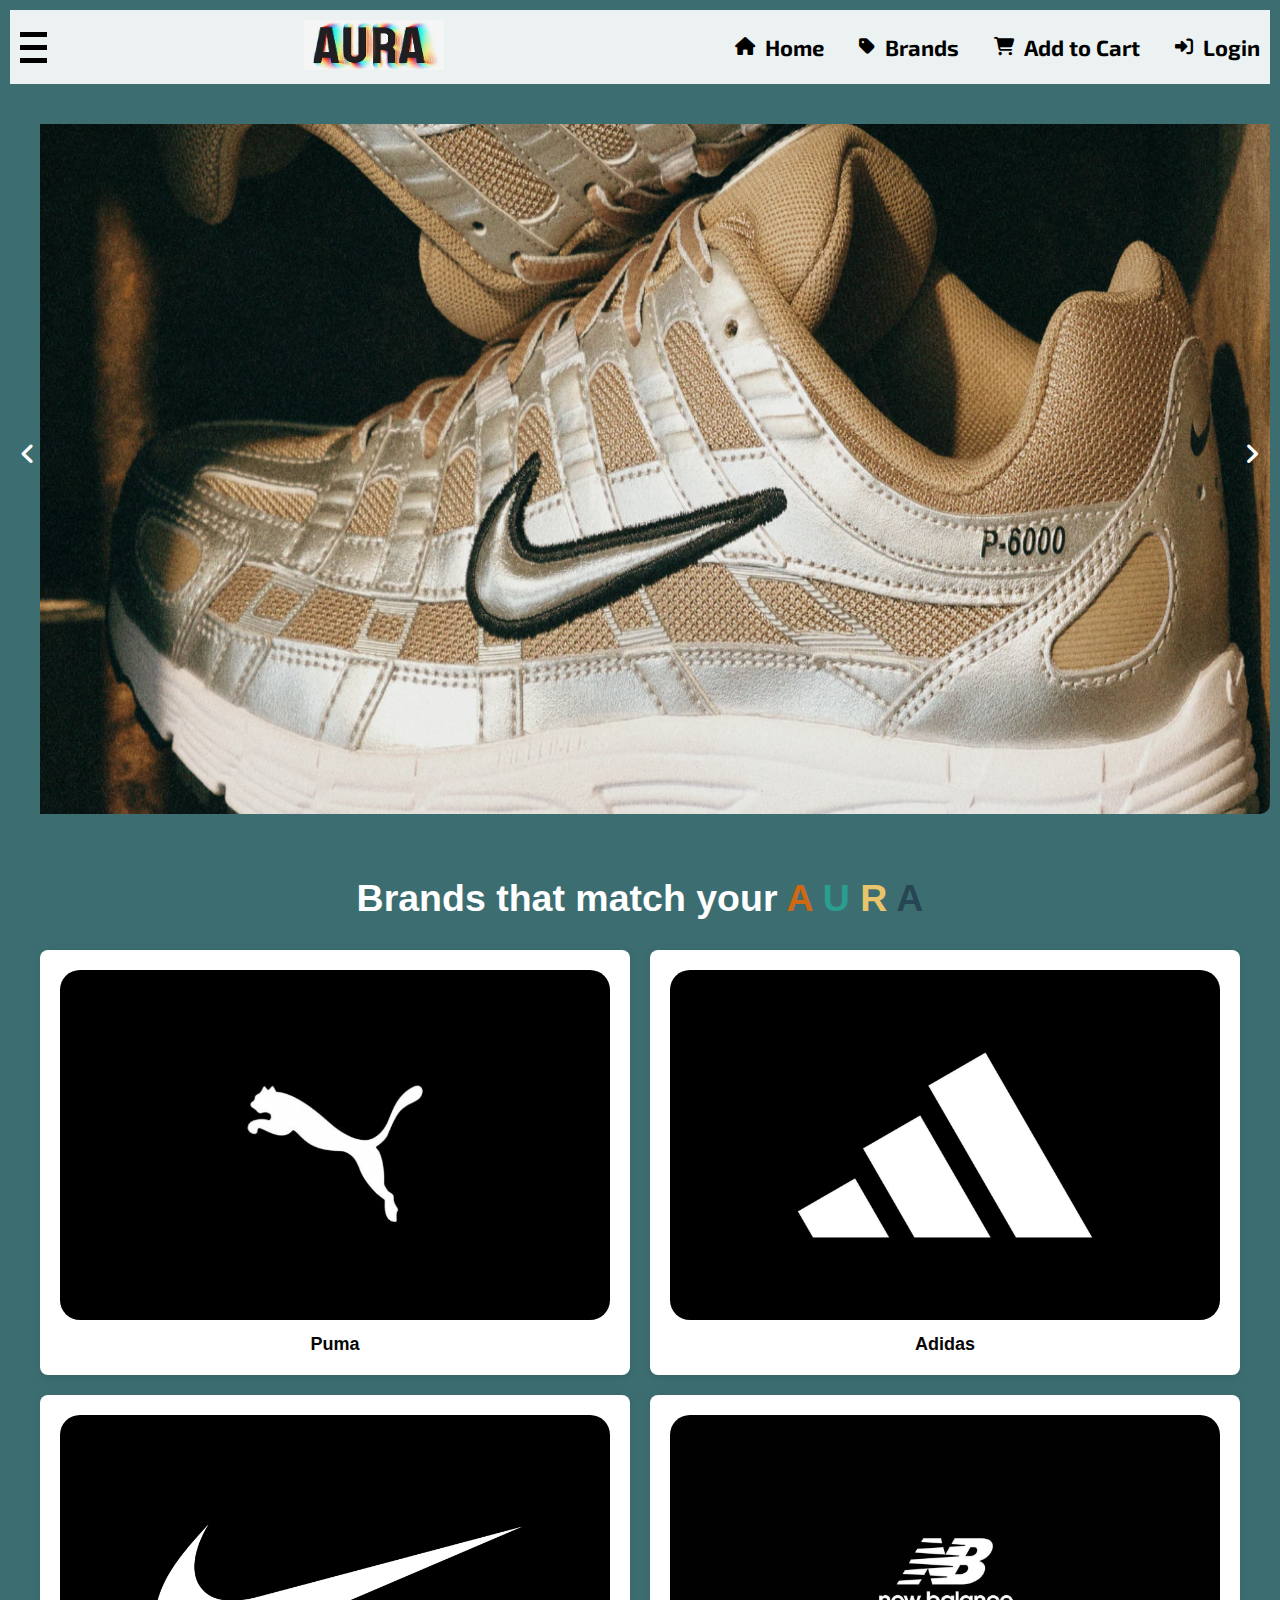
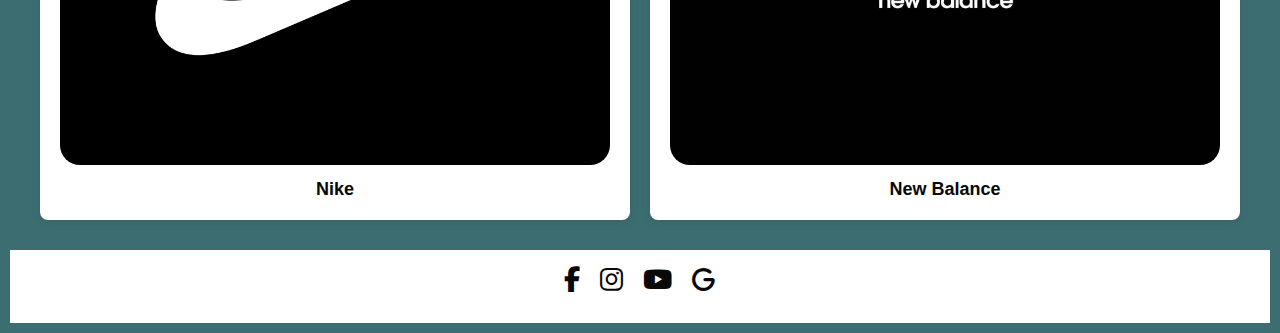
<file: index.html>
<!DOCTYPE html>
<html lang="en">
<head>
  <meta charset="UTF-8">
  <meta name="viewport" content="width=device-width, initial-scale=1.0">
  <title>AURA</title>
  <link rel="stylesheet" href="index.css">
  <link rel="stylesheet" href="https://cdnjs.cloudflare.com/ajax/libs/font-awesome/6.2.0/css/all.min.css">
</head>
<body>

  <div class="sidebar" id="sidebar">
    <ul>
      <li><a href="shipping address.html">Shipping Address <i class="fas fa-truck"></i></a></li>
      <li><a href="return and exchange.html">Return and Exchange <i class="fas fa-exchange-alt"></i></a></li>
      <li><a href="aboutus.html">About Us <i class="fas fa-info-circle"></i></a></li>
      <li><a href="contact.html">Contact <i class="fas fa-envelope"></i></a></li>
    </ul>
  </div>

  <div class="main-content">
    <nav class="navbar">
      <div class="hamburger" id="hamburger">
        <span></span>
        <span></span>
        <span></span>
      </div>
      <div class="logo">
        <img src="logo.jpg" alt="Logo">
      </div>
      <div class="nav-links">
        <a href="#"><i class="fas fa-home"></i> Home</a>
        <a href="#new-arrivals"><i class="fas fa-tag"></i> Brands</a>
        <a href="cart.html"><i class="fas fa-shopping-cart"></i> Add to Cart</a>
        <a href="login.html"><i class="fas fa-sign-in-alt"></i> Login</a>
      </div>
      
    </nav>

    <div class="carousel">
      <div class="carousel-slides">
        <img src="nike carosalllll.png" alt="Slide 1">
        <img src="carosal 2.jpg" alt="Slide 2">
        <img src="carosal 1.jpg" alt="Slide 3">
        <img src="carosal 4.jpg" alt="Slide 4">
      </div>
      <div class="carousel-arrows">
        <button id="prevBtn"><i class="fas fa-angle-left"></i></button>
        <button id="nextBtn"><i class="fas fa-angle-right"></i></button>
      </div>
    </div>

    <!-- Product Grid Section -->
    <div class="heading" id="new-arrivals">
      <h2><br>
        Brands that match your 
        <span style="color: #cf6815;">A</span>
        <span style="color: #2a9d8f;">U</span>
        <span style="color: #e9c46a;">R</span>
        <span style="color: #264653;">A</span>
      </h2>
      
    </div>
    <div class="product-grid">
      <div class="product-box">
        <a href="puma.html">
          <img src="puma-logo-cover-958x575-1.png" alt="Puma">
          <h3>Puma</h3>
        </a>
      </div>
      <div class="product-box">
        <a href="adidas.html">
          <img src="adidas logo 2.jpg" alt="Adidas">
          <h3>Adidas</h3>
        </a>
      </div>
      <div class="product-box">
        <a href="nike.html">
          <img src="nike logo 1.png" alt="Nike">
          <h3>Nike</h3>
        </a>
      </div>
      <div class="product-box">
        <a href="newbalance.html">
          <img src="newbalance logo 2.png" alt="New Balance">
          <h3>New Balance</h3>
        </a>
      </div>
    </div>
    

    <div class="overlay" id="overlay"></div>

    <footer class="footer">
      <div class="social-links">
        <a href="https://www.facebook.com/" target="_blank"><i class="fab fa-facebook-f"></i></a>
        <a href="https://www.instagram.com/" target="_blank"><i class="fab fa-instagram"></i></a>
        <a href="https://www.youtube.com/" target="_blank"><i class="fab fa-youtube"></i></a>
        <a href="mailto:yourmail@example.com" target="_blank"><i class="fab fa-g mail"></i></a><br>
    </footer>

    <script src="index.js"></script>
  </div>
</body>
</html>
</file>
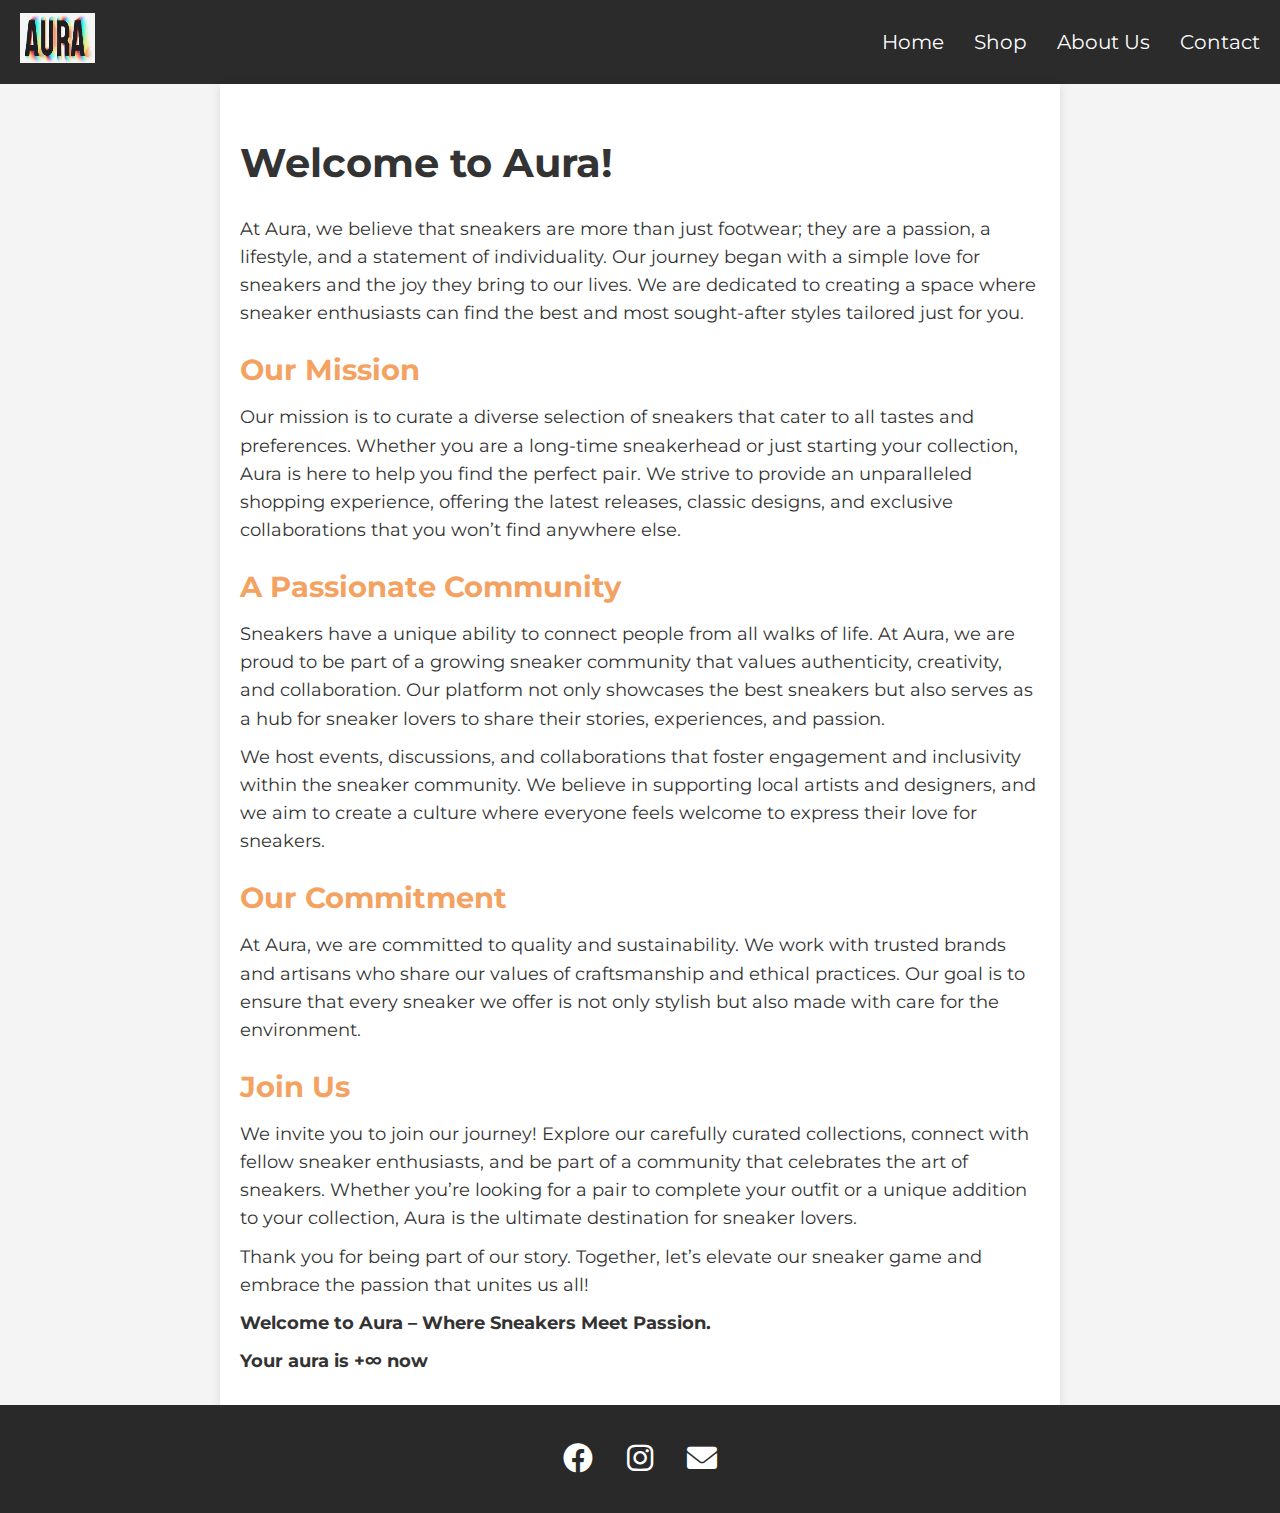
<file: aboutus.html>
<!DOCTYPE html>
<html lang="en">
<head>
    <meta charset="UTF-8">
    <meta name="viewport" content="width=device-width, initial-scale=1.0">
    <title>About Us - Aura</title>
    
    <link rel="stylesheet" href="https://cdnjs.cloudflare.com/ajax/libs/font-awesome/6.0.0-beta3/css/all.min.css">

    <style>
        @import url('https://fonts.googleapis.com/css2?family=Montserrat:wght@100..900&display=swap');
        
        body {
            font-family: 'Montserrat', sans-serif; 
            background-color: #f4f4f4;
            color: #333;
            line-height: 1.6;
            margin: 0;
            padding: 0;
        }

        header {
            background-color: #2b2b2b;
            color: white;
            padding: 10px 20px;
        }
        .logo-img{
            height: 50px;
            width: 75px;
        }
        .navbar {
            display: flex;
            justify-content: space-between;
            align-items: center;
        }

        .nav-links {
            list-style: none;
            display: flex;
        }

        .nav-links li {
            margin-left: 30px;
        }

        .nav-links a {
            color: white;
            text-decoration: none;
            font-size: 20px;
            transition: color 0.3s ease;
        }

        .nav-links a:hover {
            color: #f4a261;
        }

        .about-us {
            padding: 20px;
            max-width: 800px;
            margin: auto;
            background-color: white;
            box-shadow: 0 2px 10px rgba(0, 0, 0, 0.1);
        }

        h1 {
            font-size: 2.5em;
            margin-bottom: 20px;
            color: #333;
        }

        h2 {
            font-size: 1.8em;
            margin: 20px 0 10px;
            color: #f4a261;
        }

        p {
            margin: 10px 0;
            font-size: 1.1em;
        }

        footer {
            text-align: center;
            padding: 20px 0;
            background-color: #292929;
            color: white;
            display: flex;
            justify-content: center;
            align-items: center;
            flex-direction: column;
        }

        .social-icons {
            margin: 10px 0;
        }

        .social-icons a {
            color: white;
            text-decoration: none;
            margin: 0 15px;
            font-size: 30px;
            transition: color 0.3s ease;
        }

        .social-icons a:hover {
            color: #f4a261;
        }
    </style>
</head>
<body>
    <header>
        <nav class="navbar">
            <div class="logo">
                <a href="index.html"><img src="logo.jpg" alt="Aura Logo" class="logo-img"></a>
            </div>
            <ul class="nav-links">
                <li><a href="index.html">Home</a></li>
                <li><a href="shop.html">Shop</a></li>
                <li><a href="about.html">About Us</a></li>
                <li><a href="contact.html">Contact</a></li>
            </ul>
        </nav>
    </header>

    <main>
        <section class="about-us">
            <h1>Welcome to Aura! </h1>
            <p>At Aura, we believe that sneakers are more than just footwear; they are a passion, a lifestyle, and a statement of individuality. Our journey began with a simple love for sneakers and the joy they bring to our lives. We are dedicated to creating a space where sneaker enthusiasts can find the best and most sought-after styles tailored just for you.</p>

            <h2>Our Mission</h2>
            <p>Our mission is to curate a diverse selection of sneakers that cater to all tastes and preferences. Whether you are a long-time sneakerhead or just starting your collection, Aura is here to help you find the perfect pair. We strive to provide an unparalleled shopping experience, offering the latest releases, classic designs, and exclusive collaborations that you won’t find anywhere else.</p>

            <h2>A Passionate Community</h2>
            <p>Sneakers have a unique ability to connect people from all walks of life. At Aura, we are proud to be part of a growing sneaker community that values authenticity, creativity, and collaboration. Our platform not only showcases the best sneakers but also serves as a hub for sneaker lovers to share their stories, experiences, and passion.</p>
            <p>We host events, discussions, and collaborations that foster engagement and inclusivity within the sneaker community. We believe in supporting local artists and designers, and we aim to create a culture where everyone feels welcome to express their love for sneakers.</p>

            <h2>Our Commitment</h2>
            <p>At Aura, we are committed to quality and sustainability. We work with trusted brands and artisans who share our values of craftsmanship and ethical practices. Our goal is to ensure that every sneaker we offer is not only stylish but also made with care for the environment.</p>

            <h2>Join Us</h2>
            <p>We invite you to join our journey! Explore our carefully curated collections, connect with fellow sneaker enthusiasts, and be part of a community that celebrates the art of sneakers. Whether you’re looking for a pair to complete your outfit or a unique addition to your collection, Aura is the ultimate destination for sneaker lovers.</p>
            <p>Thank you for being part of our story. Together, let’s elevate our sneaker game and embrace the passion that unites us all!</p>
            <p><strong>Welcome to Aura – Where Sneakers Meet Passion.</strong></p>
            <p><strong> Your aura is +∞ now</strong></p>

        </section>
    </main>

    <footer>
        <div class="social-icons">
            <a href="https://www.facebook.com" target="_blank"><i class="fab fa-facebook"></i></a>
            <a href="https://www.instagram.com" target="_blank"><i class="fab fa-instagram"></i></a>
            <a href="mailto:someone@example.com" target="_blank"><i class="fas fa-envelope"></i></a>
        </div>
    </footer>

    <script src="index.js"></script> 
</body>
</html>
</file>
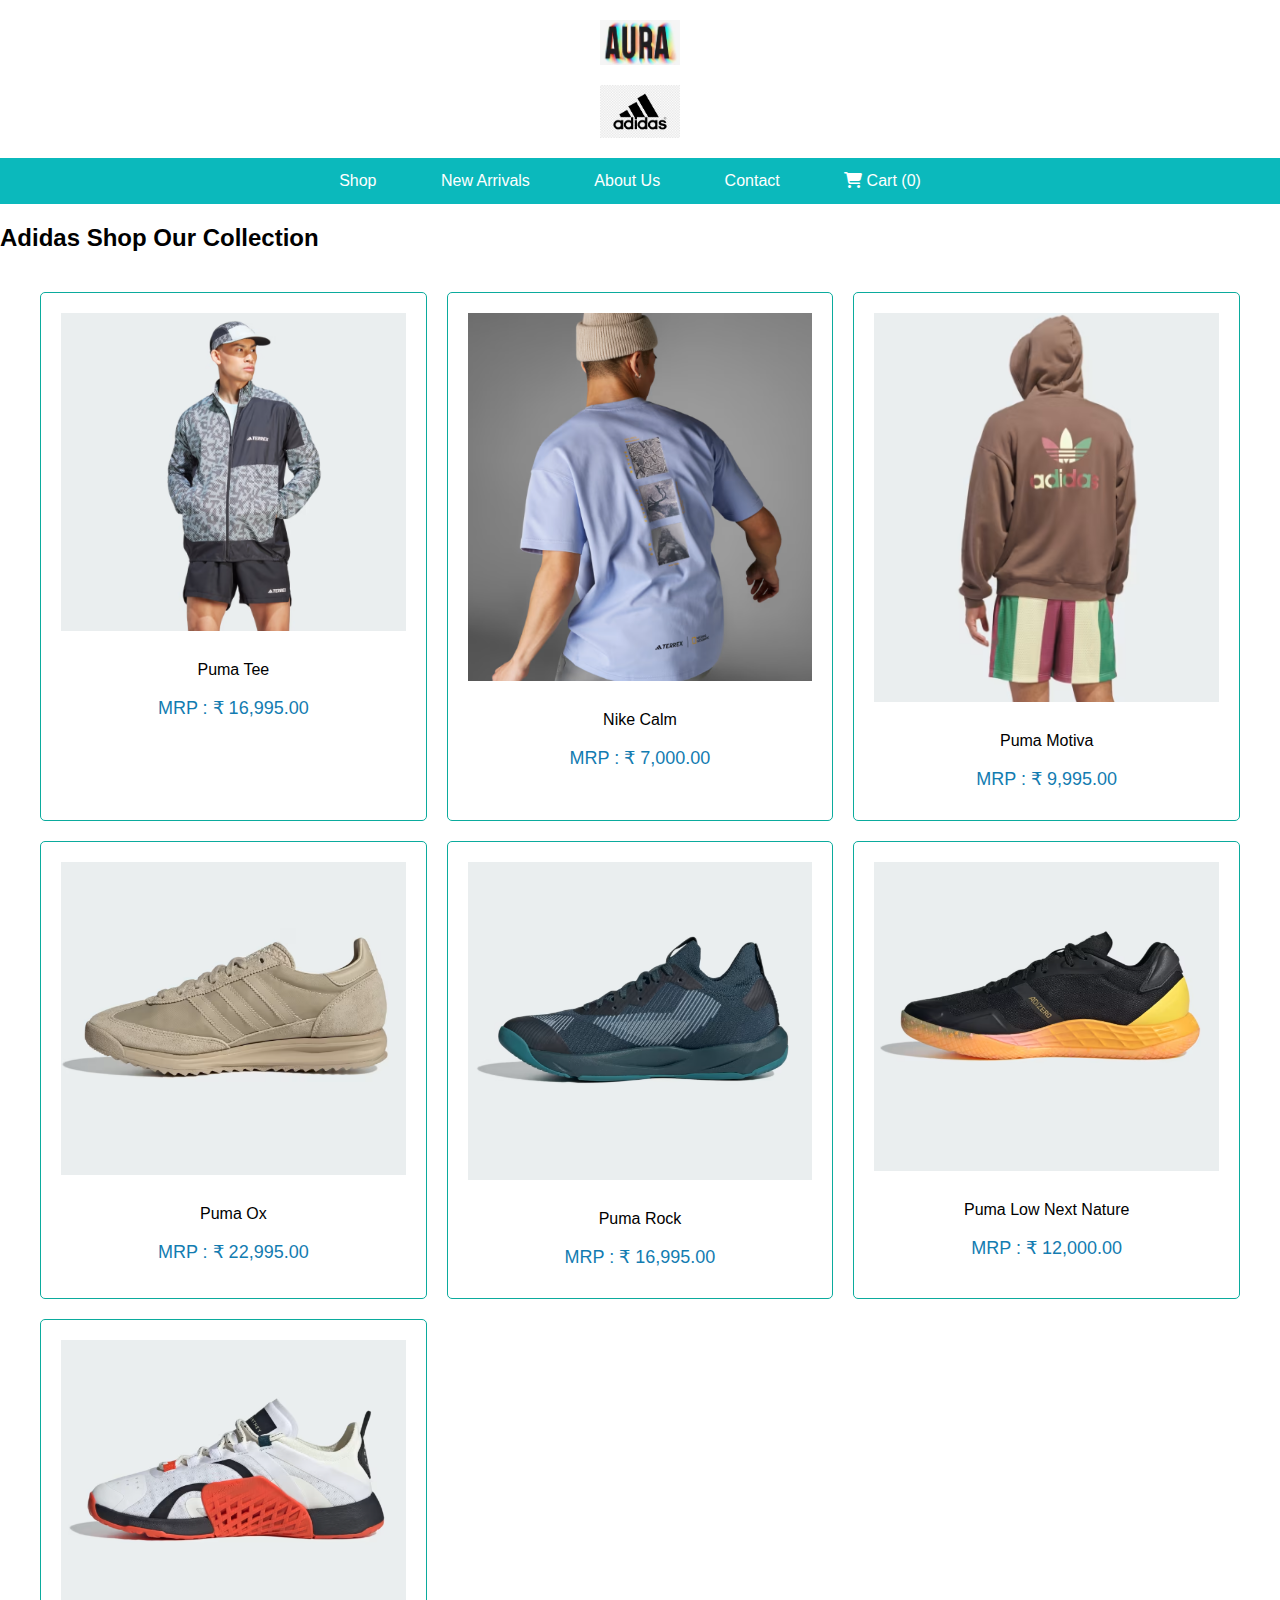
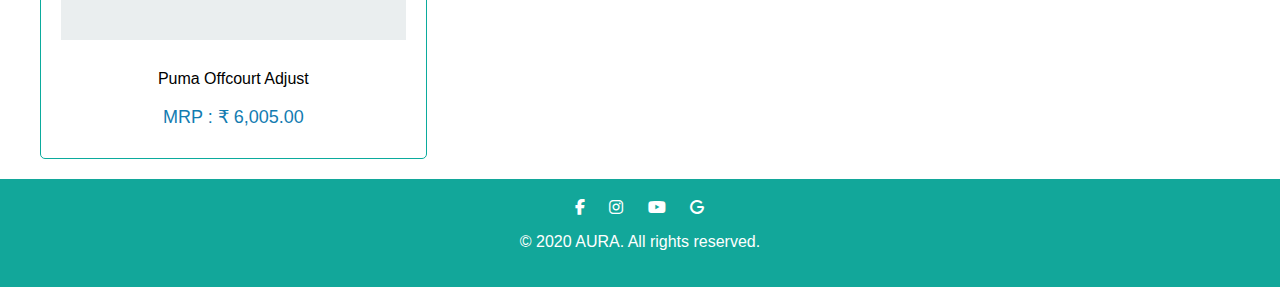
<file: adidas.html>
<!DOCTYPE html>
<html lang="en">
<head>
  <meta charset="UTF-8">
  <meta name="viewport" content="width=device-width, initial-scale=1.0">
  <title>AURA | Shop</title>
  <link rel="stylesheet" href="adidas.css">
  <link rel="stylesheet" href="https://cdnjs.cloudflare.com/ajax/libs/font-awesome/6.2.0/css/all.min.css">
</head>
<body>

  <header>
    <a href="index.html"><img src="logo.jpg" alt="AURA Logo"></a>
    <a href="index.html"><img src="adidas navvv.png" alt="AURA Logo"></a>
  </header>

  <nav>
    <ul>
      <li><a href="shop.html">Shop</a></li>
      <li><a href="shop.html">New Arrivals</a></li>
      <li><a href="aboutus.html">About Us</a></li>
      <li><a href="contact.html">Contact</a></li>
      <li><a href="cart.html"><i class="fas fa-shopping-cart"></i> Cart (<span id="cart-count">0</span>)</a></li>
    </ul>
  </nav>

  <main>
    <section class="products">
      <h2>Adidas Shop Our Collection</h2>
      <div class="product-grid">
        <!-- Product Listings -->
        <div class="product" data-title="Puma Tee" data-price="16995">
          <a href="#">
            <img src="adidas mer.png" alt="Puma Tee" class="product-image">
            <div class="product-overlay">
              <div class="buttons">
                <button class="buy-now">Buy Now</button>
                <button class="add-to-cart" data-product-id="6">Add to Cart</button>
                <span class="item-count" data-product-id="6">0</span>
              </div>
            </div>
          </a>
          <p class="product-title">Puma Tee</p>
          <p class="product-price">MRP : ₹ 16,995.00</p>
        </div>

        <div class="product" data-title="Nike Calm" data-price="7000">
          <a href="#">
            <img src="adidas mer 2.png" alt="Nike Calm" class="product-image">
            <div class="product-overlay">
              <div class="buttons">
                <button class="buy-now">Buy Now</button>
                <button class="add-to-cart" data-product-id="7">Add to Cart</button>
                <span class="item-count" data-product-id="7">0</span>
              </div>
            </div>
          </a>
          <p class="product-title">Nike Calm</p>
          <p class="product-price">MRP : ₹ 7,000.00</p>
        </div>

        <div class="product" data-title="Puma Motiva" data-price="9995">
          <a href="#">
            <img src="adidas merc 3.png" alt="Puma Motiva" class="product-image">
            <div class="product-overlay">
              <div class="buttons">
                <button class="buy-now">Buy Now</button>
                <button class="add-to-cart" data-product-id="8">Add to Cart</button>
                <span class="item-count" data-product-id="8">0</span>
              </div>
            </div>
          </a>
          <p class="product-title">Puma Motiva</p>
          <p class="product-price">MRP : ₹ 9,995.00</p>
        </div>

        <div class="product" data-title="Puma Ox" data-price="22995">
          <a href="#">
            <img src="adidas 2.png" alt="Puma Ox" class="product-image">
            <div class="product-overlay">
              <div class="buttons">
                <button class="buy-now">Buy Now</button>
                <button class="add-to-cart" data-product-id="9">Add to Cart</button>
                <span class="item-count" data-product-id="9">0</span>
              </div>
            </div>
          </a>
          <p class="product-title">Puma Ox</p>
          <p class="product-price">MRP : ₹ 22,995.00</p>
        </div>

        <div class="product" data-title="Puma Rock" data-price="16995">
          <a href="#">
            <img src="adidas 4.png" alt="Puma Rock" class="product-image">
            <div class="product-overlay">
              <div class="buttons">
                <button class="buy-now">Buy Now</button>
                <button class="add-to-cart" data-product-id="10">Add to Cart</button>
                <span class="item-count" data-product-id="10">0</span>
              </div>
            </div>
          </a>
          <p class="product-title">Puma Rock</p>
          <p class="product-price">MRP : ₹ 16,995.00</p>
        </div>

        <div class="product" data-title="Puma Low Next Nature" data-price="12000">
          <a href="#">
            <img src="adidas 5.png" alt="Puma Low Next Nature" class="product-image">
            <div class="product-overlay">
              <div class="buttons">
                <button class="buy-now">Buy Now</button>
                <button class="add-to-cart" data-product-id="11">Add to Cart</button>
                <span class="item-count" data-product-id="11">0</span>
              </div>
            </div>
          </a>
          <p class="product-title">Puma Low Next Nature</p>
          <p class="product-price">MRP : ₹ 12,000.00</p>
        </div>

        <div class="product" data-title="Puma Offcourt Adjust" data-price="6005">
          <a href="#">
            <img src="adidas 6.png" alt="Puma Offcourt Adjust" class="product-image">
            <div class="product-overlay">
              <div class="buttons">
                <button class="buy-now">Buy Now</button>
                <button class="add-to-cart" data-product-id="12">Add to Cart</button>
                <span class="item-count" data-product-id="12">0</span>
              </div>
            </div>
          </a>
          <p class="product-title">Puma Offcourt Adjust</p>
          <p class="product-price">MRP : ₹ 6,005.00</p>
        </div>
      </div>
    </section>
  </main>

  <footer class="footer">
    <div class="social-links">
      <a href="https://www.facebook.com/" target="_blank"><i class="fab fa-facebook-f"></i></a>
      <a href="https://www.instagram.com/" target="_blank"><i class="fab fa-instagram"></i></a>
      <a href="https://www.youtube.com/" target="_blank"><i class="fab fa-youtube"></i></a>
      <a href="mailto:yourmail@example.com" target="_blank"><i class="fab fa-g mail"></i></a>
      <p>&copy; 2020 AURA. All rights reserved.</p>
    </div>
  </footer>

  <script src="adidas.js"></script>
</body>
</html>
</file>
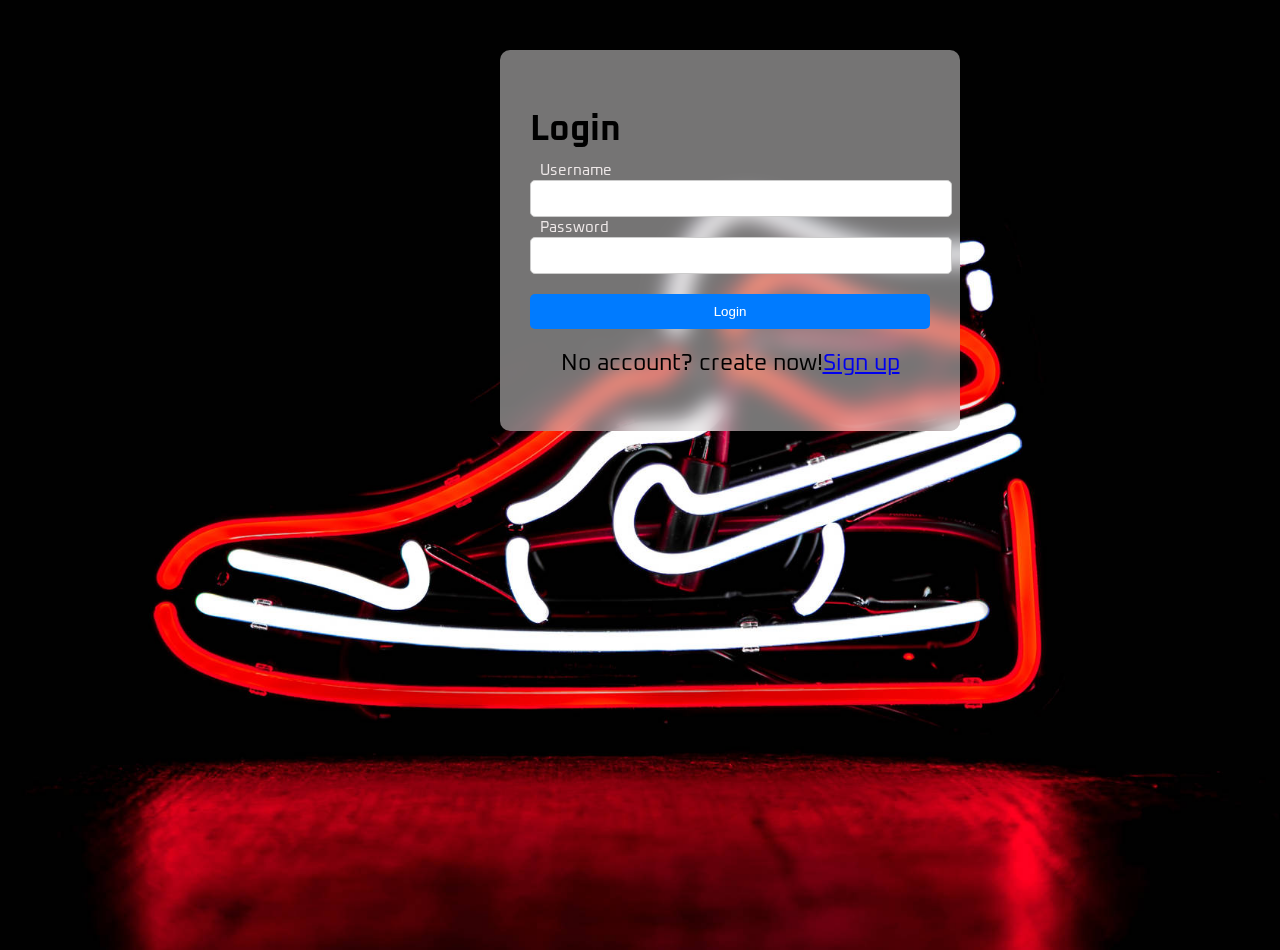
<file: login.html>
<!DOCTYPE html>
<html lang="en">
<head>
    <meta charset="UTF-8">
    <meta name="viewport" content="width=device-width, initial-scale=1.0">
    <title>Login</title>
    <link rel="stylesheet" href="login.css">
</head>
<body>
    <div class="background-image">
        <div class="container">
            <div class="form-container">
                <!-- login -->
                <div class="form-box login-box active">
                    <h2>Login</h2>
                    <form id="login-form">
                        <div class="input-box">
                            <input type="text" required>
                            <label>Username</label>
                        </div>
                        <div class="input-box">
                            <input type="password" required>
                            <label>Password</label>
                        </div>
                        <div class="input-box">
                            <input type="submit" value="Login">
                        </div>
                        <p class="message">No account? create now!<a href="index.html" id="signup-link">Sign up</a></p>
                    </form>
                </div>

                <!-- signup -->
                <div class="form-box signup-box">
                    <h2>Sign Up</h2>
                    <form id="signup-form">
                        <div class="input-box">
                            <input type="text" required>
                            <label>Username</label>
                        </div>
                        <div class="input-box">
                            <input type="email" required>
                            <label>Email</label>
                        </div>
                        <div class="input-box">
                            <input type="password" required>
                            <label>Password</label>
                        </div>
                        <div class="input-box">
                            <input type="submit" value="Sign Up">
                        </div>
                        <p class="message">Already have an account? <a href="index.html" id="login-link">Login</a></p>
                    </form>
                </div>
            </div>
        </div>
    </div>

    <script src="login.js"></script>
</body>
</html>
</file>
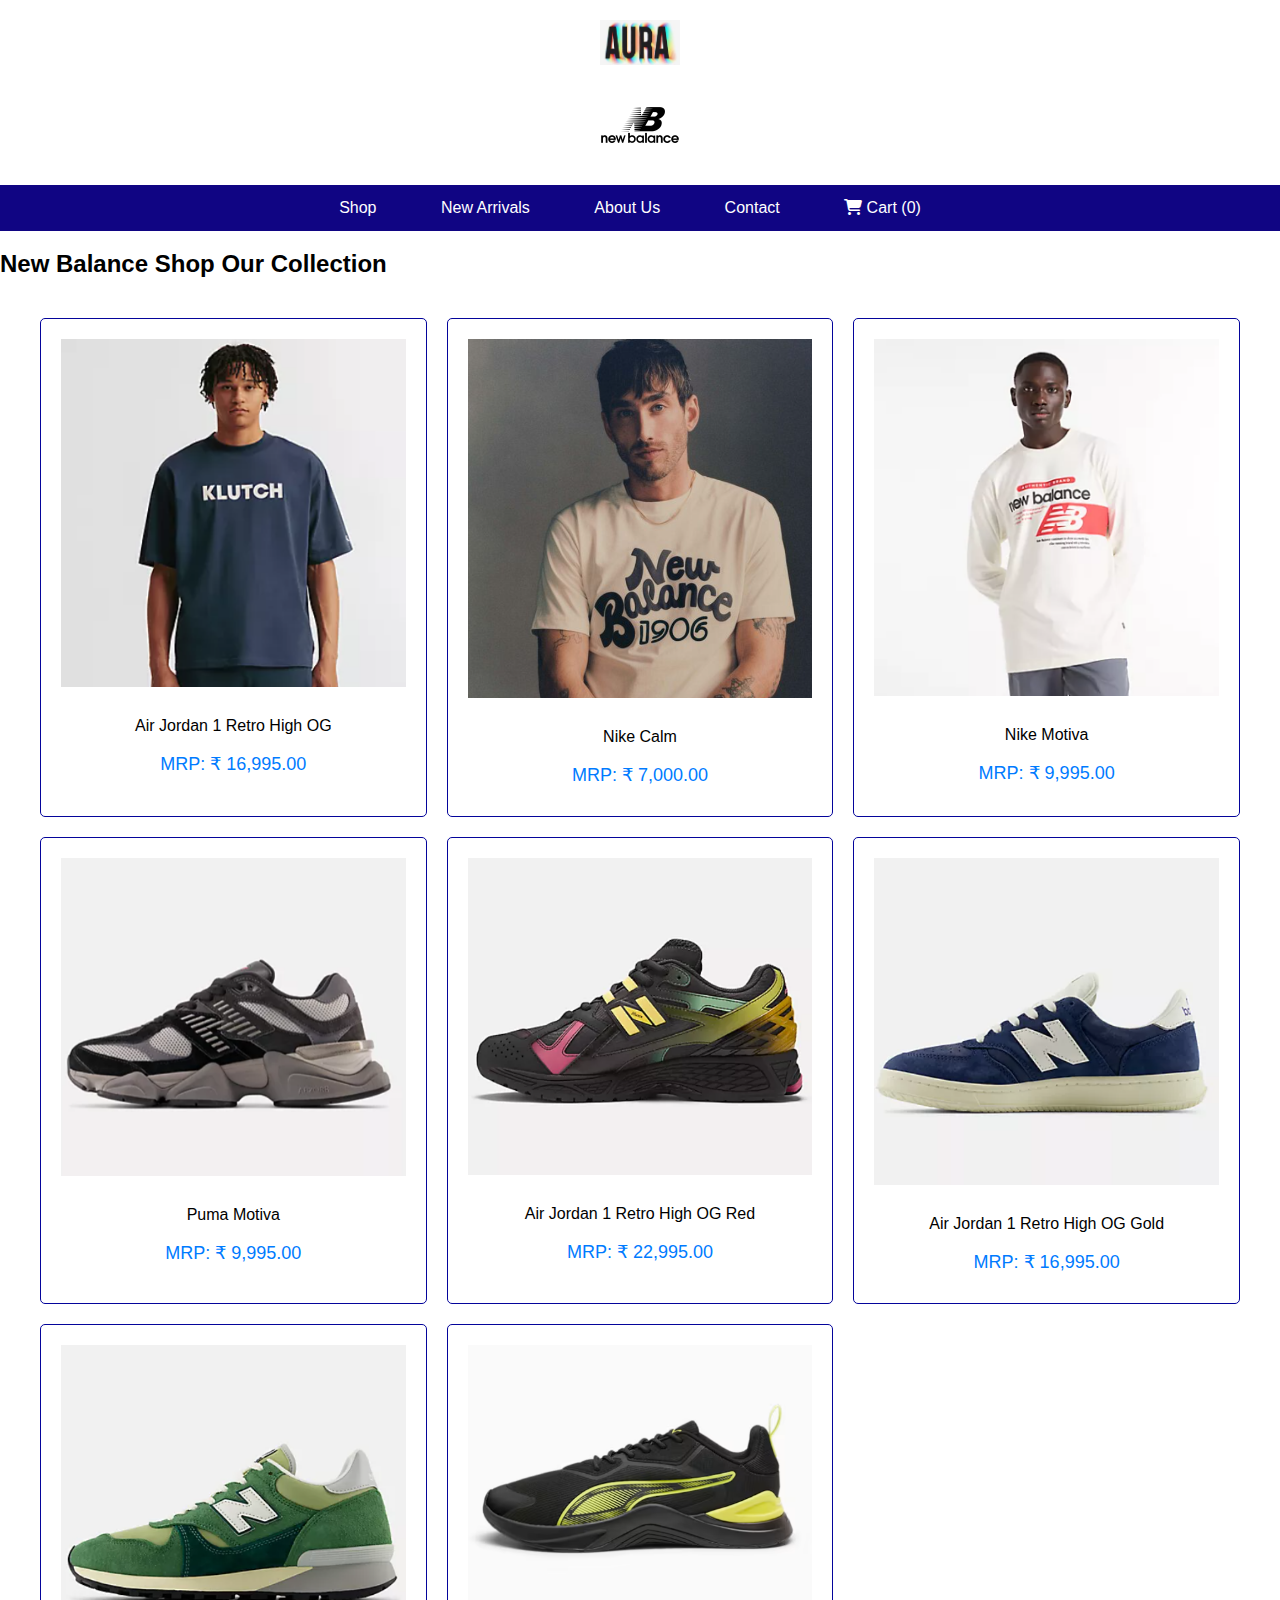
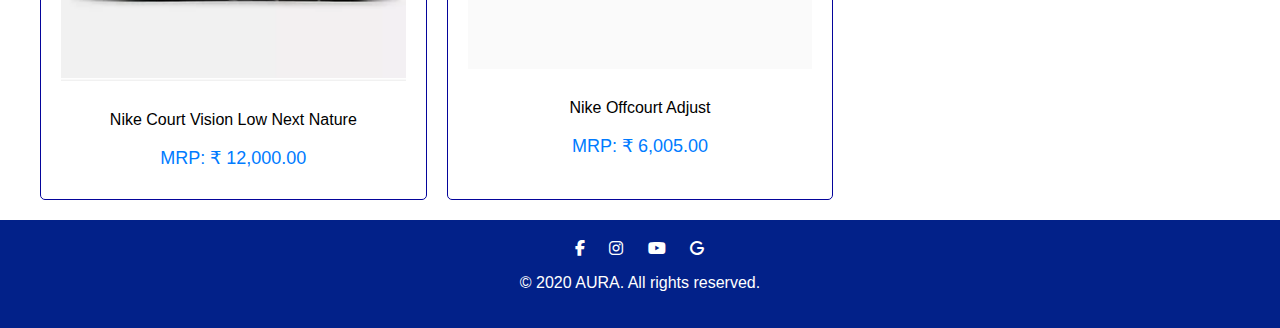
<file: newbalance.html>
<!DOCTYPE html>
<html lang="en">
<head>
  <meta charset="UTF-8">
  <meta name="viewport" content="width=device-width, initial-scale=1.0">
  <title>AURA | Shop</title>
  <link rel="stylesheet" href="newbalance.css">
  <link rel="stylesheet" href="https://cdnjs.cloudflare.com/ajax/libs/font-awesome/6.2.0/css/all.min.css">
</head>
<body>

  <header>
    <a href="index.html"><img src="logo.jpg" alt="AURA Logo"></a>
    <a href="index.html"><img src="nb navvvvv.png" alt="AURA Logo"></a>
  </header>

  <nav>
    <ul>
      <li><a href="shop.html">Shop</a></li>
      <li><a href="shop.html">New Arrivals</a></li>
      <li><a href="aboutus.html">About Us</a></li>
      <li><a href="contact.html">Contact</a></li>
      <li><a href="cart.html"><i class="fas fa-shopping-cart"></i> Cart (<span id="cart-count">0</span>)</a></li>
    </ul>
  </nav>

  <main>
    <section class="products">
      <h2>New Balance Shop Our Collection</h2>
      <div class="product-grid">
        <!-- Product Listings -->
        <div class="product" data-title="Air Jordan 1 Retro High OG" data-price="16995">
          <a href="#">
            <img src="nb merc 1.png" alt="Air Jordan 1 Retro High OG" class="product-image">
            <div class="product-overlay">
              <div class="buttons">
                <button class="buy-now">Buy Now</button>
                <button class="add-to-cart" data-product-id="1">Add to Cart</button>
                <span class="item-count" data-product-id="1">0</span>
              </div>
            </div>
          </a>
          <p class="product-title">Air Jordan 1 Retro High OG</p>
          <p class="product-price">MRP: ₹ 16,995.00</p>
        </div>

        <div class="product" data-title="Nike Calm" data-price="7000">
          <a href="#">
            <img src="nb merch 2.png" alt="Nike Calm" class="product-image">
            <div class="product-overlay">
              <div class="buttons">
                <button class="buy-now">Buy Now</button>
                <button class="add-to-cart" data-product-id="2">Add to Cart</button>
                <span class="item-count" data-product-id="2">0</span>
              </div>
            </div>
          </a>
          <p class="product-title">Nike Calm</p>
          <p class="product-price">MRP: ₹ 7,000.00</p>
        </div>

        <div class="product" data-title="Nike Motiva" data-price="9995">
          <a href="#">
            <img src="nb merch 3.png" alt="Nike Motiva" class="product-image">
            <div class="product-overlay">
              <div class="buttons">
                <button class="buy-now">Buy Now</button>
                <button class="add-to-cart" data-product-id="3">Add to Cart</button>
                <span class="item-count" data-product-id="3">0</span>
              </div>
            </div>
          </a>
          <p class="product-title">Nike Motiva</p>
          <p class="product-price">MRP: ₹ 9,995.00</p>
        </div>

        <div class="product" data-title="Puma Motiva" data-price="9995">
          <a href="#">
            <img src="nb1.png" alt="Puma Motiva" class="product-image">
            <div class="product-overlay">
              <div class="buttons">
                <button class="buy-now">Buy Now</button>
                <button class="add-to-cart" data-product-id="4">Add to Cart</button>
                <span class="item-count" data-product-id="4">0</span>
              </div>
            </div>
          </a>
          <p class="product-title">Puma Motiva</p>
          <p class="product-price">MRP: ₹ 9,995.00</p>
        </div>

        <div class="product" data-title="Air Jordan 1 Retro High OG Red" data-price="22995">
          <a href="#">
            <img src="nb2.png" alt="Air Jordan 1 Retro High OG Red" class="product-image">
            <div class="product-overlay">
              <div class="buttons">
                <button class="buy-now">Buy Now</button>
                <button class="add-to-cart" data-product-id="5">Add to Cart</button>
                <span class="item-count" data-product-id="5">0</span>
              </div>
            </div>
          </a>
          <p class="product-title">Air Jordan 1 Retro High OG Red</p>
          <p class="product-price">MRP: ₹ 22,995.00</p>
        </div>

        <div class="product" data-title="Air Jordan 1 Retro High OG Gold" data-price="16995">
          <a href="#">
            <img src="nb3.png" alt="Air Jordan 1 Retro High OG Gold" class="product-image">
            <div class="product-overlay">
              <div class="buttons">
                <button class="buy-now">Buy Now</button>
                <button class="add-to-cart" data-product-id="6">Add to Cart</button>
                <span class="item-count" data-product-id="6">0</span>
              </div>
            </div>
          </a>
          <p class="product-title">Air Jordan 1 Retro High OG Gold</p>
          <p class="product-price">MRP: ₹ 16,995.00</p>
        </div>

        <div class="product" data-title="Nike Court Vision Low Next Nature" data-price="12000">
          <a href="#">
            <img src="nb4.png" alt="Nike Court Vision Low Next Nature" class="product-image">
            <div class="product-overlay">
              <div class="buttons">
                <button class="buy-now">Buy Now</button>
                <button class="add-to-cart" data-product-id="7">Add to Cart</button>
                <span class="item-count" data-product-id="7">0</span>
              </div>
            </div>
          </a>
          <p class="product-title">Nike Court Vision Low Next Nature</p>
          <p class="product-price">MRP: ₹ 12,000.00</p>
        </div>

        <div class="product" data-title="Nike Offcourt Adjust" data-price="6005">
          <a href="#">
            <img src="puma 5.png" alt="Nike Offcourt Adjust" class="product-image">
            <div class="product-overlay">
              <div class="buttons">
                <button class="buy-now">Buy Now</button>
                <button class="add-to-cart" data-product-id="8">Add to Cart</button>
                <span class="item-count" data-product-id="8">0</span>
              </div>
            </div>
          </a>
          <p class="product-title">Nike Offcourt Adjust</p>
          <p class="product-price">MRP: ₹ 6,005.00</p>
        </div>
      </div>
    </section>
  </main>

  <footer class="footer">
    <div class="social-links">
      <a href="https://www.facebook.com/" target="_blank"><i class="fab fa-facebook-f"></i></a>
      <a href="https://www.instagram.com/" target="_blank"><i class="fab fa-instagram"></i></a>
      <a href="https://www.youtube.com/" target="_blank"><i class="fab fa-youtube"></i></a>
      <a href="mailto:yourmail@example.com" target="_blank"><i class="fab fa-g mail"></i></a>
      <p>&copy; 2020 AURA. All rights reserved.</p>
    </div>
  </footer>

  <script src="newbalance.js"></script>
</body>
</html>
</file>
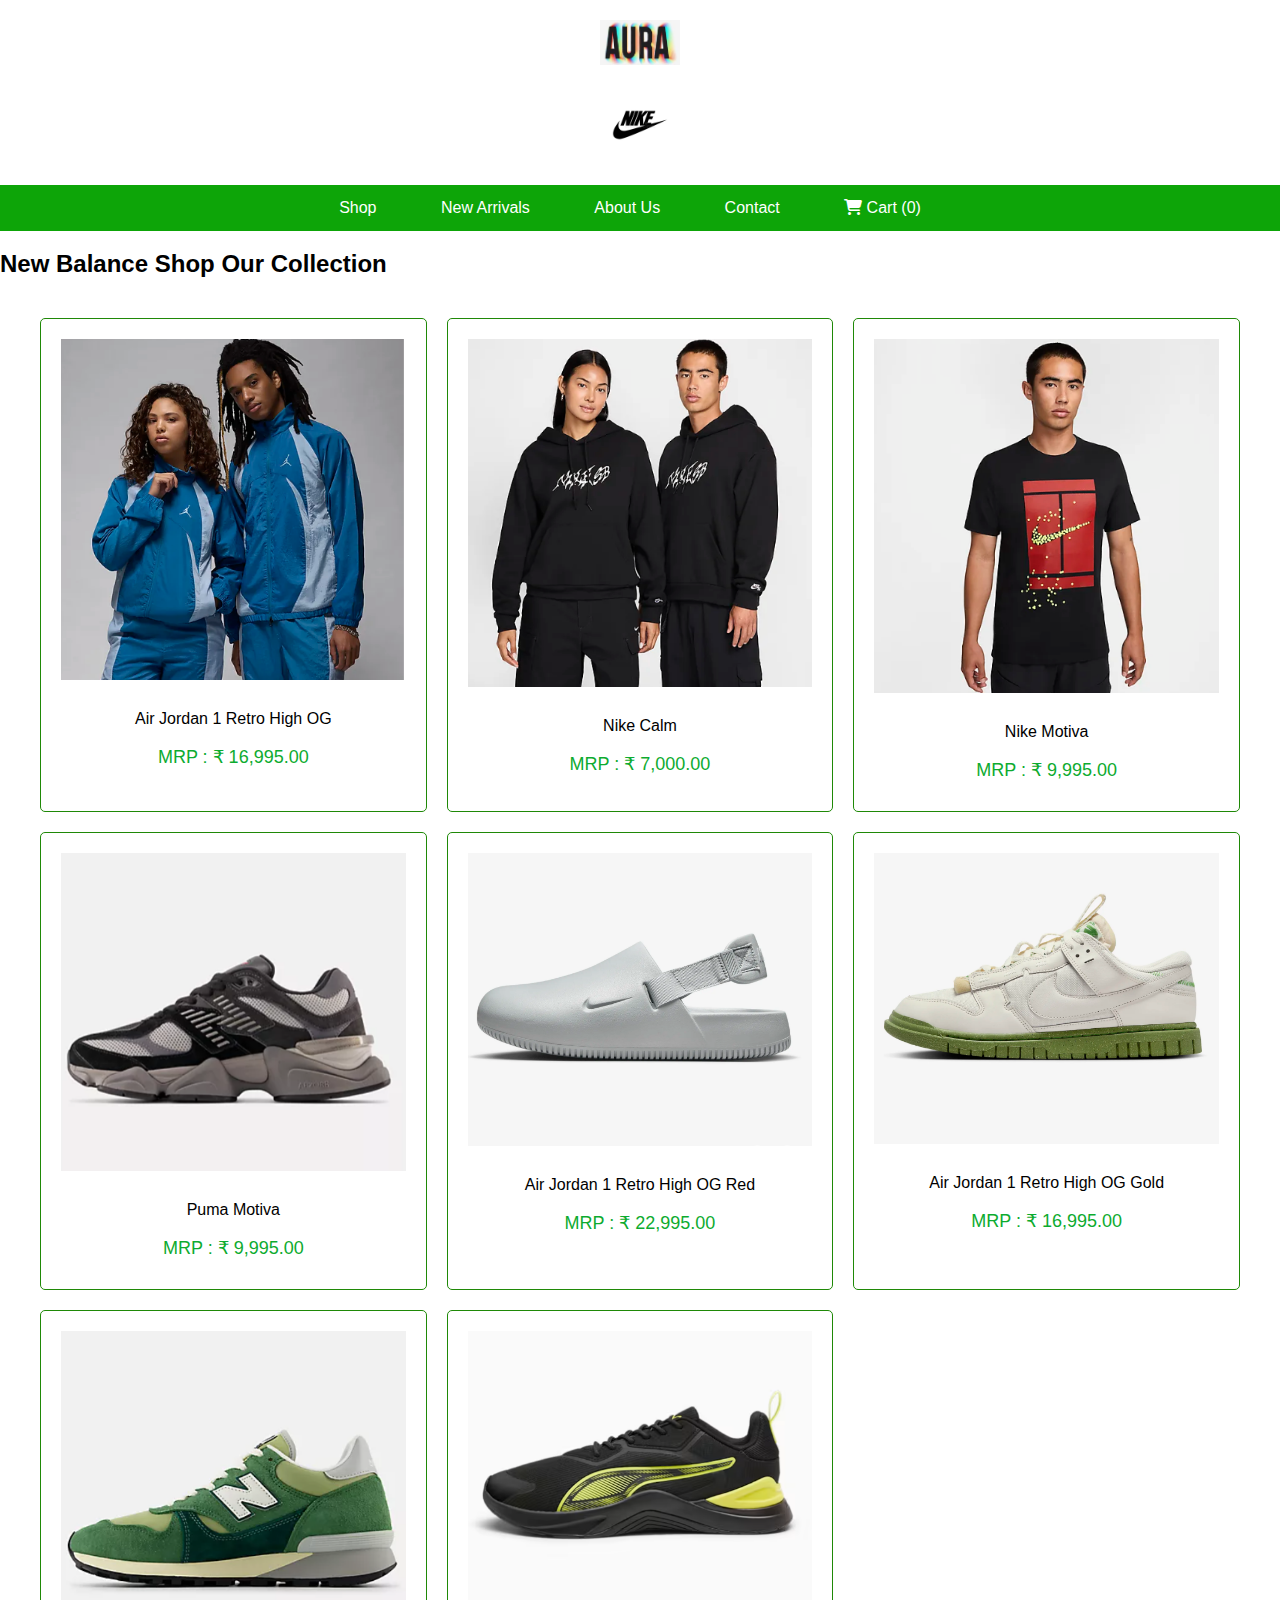
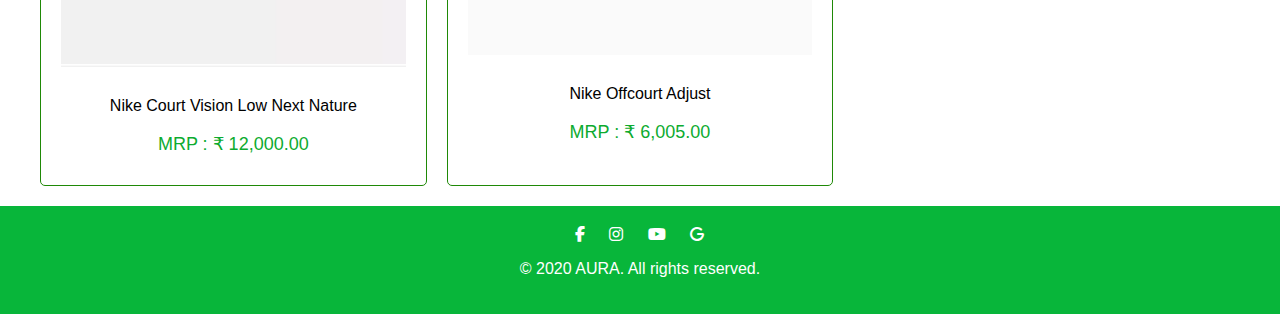
<file: nike.html>
<!DOCTYPE html>
<html lang="en">
<head>
  <meta charset="UTF-8">
  <meta name="viewport" content="width=device-width, initial-scale=1.0">
  <title>AURA | Shop</title>
  <link rel="stylesheet" href="nike.css">
  <link rel="stylesheet" href="https://cdnjs.cloudflare.com/ajax/libs/font-awesome/6.2.0/css/all.min.css">
</head>
<body>

  <header>
    <a href="index.html"><img src="logo.jpg" alt="AURA Logo"></a>
    <a href="index.html"><img src="nike nav.webp" alt="AURA Logo"></a>
  </header>

  <nav>
    <ul>
      <li><a href="shop.html">Shop</a></li>
      <li><a href="shop.html">New Arrivals</a></li>
      <li><a href="aboutus.html">About Us</a></li>
      <li><a href="contact.html">Contact</a></li>
      <li><a href="cart.html"><i class="fas fa-shopping-cart"></i> Cart (<span id="cart-count">0</span>)</a></li>
    </ul>
  </nav>

  <main>
    <section class="products">
      <h2>New Balance Shop Our Collection</h2>
      <div class="product-grid">
        <!-- Product Listings -->
        <div class="product" data-title="Air Jordan 1 Retro High OG" data-price="16995">
          <a href="#">
            <img src="nike merch.png" alt="Air Jordan 1 Retro High OG" class="product-image">
            <div class="product-overlay">
              <div class="buttons">
                <button class="buy-now">Buy Now</button>
                <button class="add-to-cart" data-product-id="1">Add to Cart</button>
                <span class="item-count" data-product-id="1">0</span>
              </div>
            </div>
          </a>
          <p class="product-title">Air Jordan 1 Retro High OG</p>
          <p class="product-price">MRP : ₹ 16,995.00</p>
        </div>

        <div class="product" data-title="Nike Calm" data-price="7000">
          <a href="#">
            <img src="nike merc2.png" alt="Nike Calm" class="product-image">
            <div class="product-overlay">
              <div class="buttons">
                <button class="buy-now">Buy Now</button>
                <button class="add-to-cart" data-product-id="2">Add to Cart</button>
                <span class="item-count" data-product-id="2">0</span>
              </div>
            </div>
          </a>
          <p class="product-title">Nike Calm</p>
          <p class="product-price">MRP : ₹ 7,000.00</p>
        </div>

        <div class="product" data-title="Nike Motiva" data-price="9995">
          <a href="#">
            <img src="nike merch 3.png" alt="Nike Motiva" class="product-image">
            <div class="product-overlay">
              <div class="buttons">
                <button class="buy-now">Buy Now</button>
                <button class="add-to-cart" data-product-id="3">Add to Cart</button>
                <span class="item-count" data-product-id="3">0</span>
              </div>
            </div>
          </a>
          <p class="product-title">Nike Motiva</p>
          <p class="product-price">MRP : ₹ 9,995.00</p>
        </div>

        <div class="product" data-title="Puma Motiva" data-price="9995">
          <a href="#">
            <img src="nb1.png" alt="Puma Motiva" class="product-image">
            <div class="product-overlay">
              <div class="buttons">
                <button class="buy-now">Buy Now</button>
                <button class="add-to-cart" data-product-id="4">Add to Cart</button>
                <span class="item-count" data-product-id="4">0</span>
              </div>
            </div>
          </a>
          <p class="product-title">Puma Motiva</p>
          <p class="product-price">MRP : ₹ 9,995.00</p>
        </div>

        <div class="product" data-title="Air Jordan 1 Retro High OG Red" data-price="22995">
          <a href="#">
            <img src="nike 11.png" alt="Air Jordan 1 Retro High OG Red" class="product-image">
            <div class="product-overlay">
              <div class="buttons">
                <button class="buy-now">Buy Now</button>
                <button class="add-to-cart" data-product-id="5">Add to Cart</button>
                <span class="item-count" data-product-id="5">0</span>
              </div>
            </div>
          </a>
          <p class="product-title">Air Jordan 1 Retro High OG Red</p>
          <p class="product-price">MRP : ₹ 22,995.00</p>
        </div>

        <div class="product" data-title="Air Jordan 1 Retro High OG Gold" data-price="16995">
          <a href="#">
            <img src="nike 9.png" alt="Air Jordan 1 Retro High OG Gold" class="product-image">
            <div class="product-overlay">
              <div class="buttons">
                <button class="buy-now">Buy Now</button>
                <button class="add-to-cart" data-product-id="6">Add to Cart</button>
                <span class="item-count" data-product-id="6">0</span>
              </div>
            </div>
          </a>
          <p class="product-title">Air Jordan 1 Retro High OG Gold</p>
          <p class="product-price">MRP : ₹ 16,995.00</p>
        </div>

        <div class="product" data-title="Nike Court Vision Low Next Nature" data-price="12000">
          <a href="#">
            <img src="nb4.png" alt="Nike Court Vision Low Next Nature" class="product-image">
            <div class="product-overlay">
              <div class="buttons">
                <button class="buy-now">Buy Now</button>
                <button class="add-to-cart" data-product-id="7">Add to Cart</button>
                <span class="item-count" data-product-id="7">0</span>
              </div>
            </div>
          </a>
          <p class="product-title">Nike Court Vision Low Next Nature</p>
          <p class="product-price">MRP : ₹ 12,000.00</p>
        </div>

        <div class="product" data-title="Nike Offcourt Adjust" data-price="6005">
          <a href="#">
            <img src="puma 5.png" alt="Nike Offcourt Adjust" class="product-image">
            <div class="product-overlay">
              <div class="buttons">
                <button class="buy-now">Buy Now</button>
                <button class="add-to-cart" data-product-id="8">Add to Cart</button>
                <span class="item-count" data-product-id="8">0</span>
              </div>
            </div>
          </a>
          <p class="product-title">Nike Offcourt Adjust</p>
          <p class="product-price">MRP : ₹ 6,005.00</p>
        </div>
      </div>
    </section>
  </main>

  <footer class="footer">
    <div class="social-links">
      <a href="https://www.facebook.com/" target="_blank"><i class="fab fa-facebook-f"></i></a>
      <a href="https://www.instagram.com/" target="_blank"><i class="fab fa-instagram"></i></a>
      <a href="https://www.youtube.com/" target="_blank"><i class="fab fa-youtube"></i></a>
      <a href="mailto:yourmail@example.com" target="_blank"><i class="fab fa-g mail"></i></a>
      <p>&copy; 2020 AURA. All rights reserved.</p>
    </div>
  </footer>

  <script src="newbalance.js"></script>
</body>
</html>
</file>
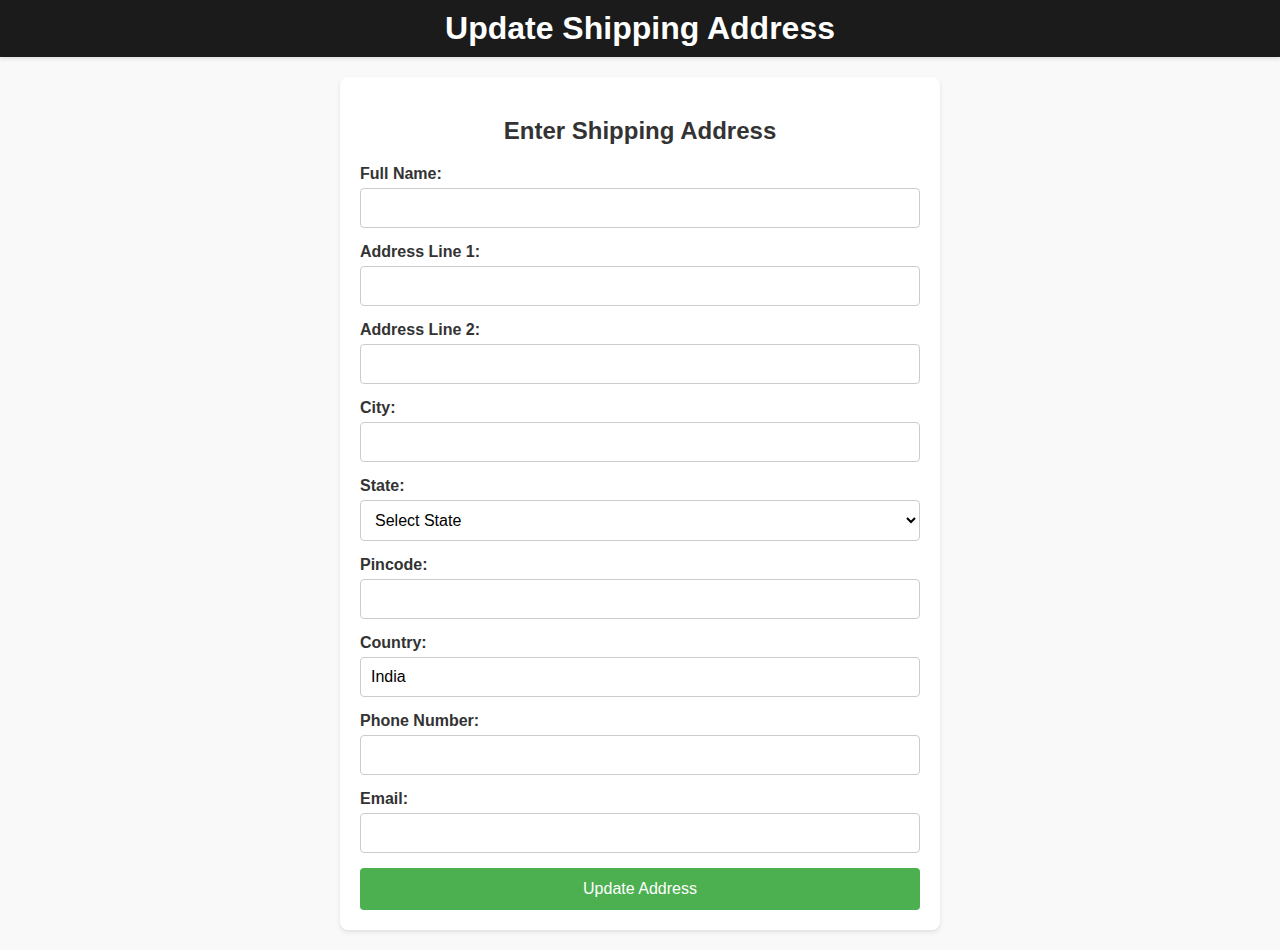
<file: shipping address.html>
<!DOCTYPE html>
<html lang="en">
<head>
  <meta charset="UTF-8">
  <meta name="viewport" content="width=device-width, initial-scale=1.0">
  <title>AURA | Update Shipping Address</title>
  <link rel="stylesheet" href="shipping address.css">
</head>
<body>

  <header>
    <h1>Update Shipping Address</h1>
  </header>

  <main>
    <section class="shipping-address-form">
      <h2>Enter Shipping Address</h2>

      <form id="shipping-address-form">
        <div class="form-group">
          <label for="name">Full Name:</label>
          <input type="text" id="name" name="name" required>
        </div>

        <div class="form-group">
          <label for="address1">Address Line 1:</label>
          <input type="text" id="address1" name="address1" required>
        </div>

        <div class="form-group">
          <label for="address2">Address Line 2:</label>
          <input type="text" id="address2" name="address2">
        </div>

        <div class="form-group">
          <label for="city">City:</label>
          <input type="text" id="city" name="city" required>
        </div>

        <div class="form-group">
          <label for="state">State:</label>
          <select id="state" name="state" required>
            <option value="">Select State</option>
            <option value="Andhra Pradesh">Andhra Pradesh</option>
            <!-- Add more states as options here -->
          </select>
        </div>

        <div class="form-group">
          <label for="pincode">Pincode:</label>
          <input type="text" id="pincode" name="pincode" required>
        </div>

        <div class="form-group">
          <label for="country">Country:</label>
          <input type="text" id="country" name="country" value="India" required>
        </div>

        <div class="form-group">
          <label for="phone">Phone Number:</label>
          <input type="tel" id="phone" name="phone" required>
        </div>

        <div class="form-group">
          <label for="email">Email:</label>
          <input type="email" id="email" name="email" required>
        </div>

        <button type="submit">Update Address</button>
      </form>

      <p id="confirmation-message" style="display: none; color: green;">Address updated successfully!</p>
    </section>
  </main>

  <footer></footer>

  <script src="shipping address.js"></script>
</body>
</html>
</file>
<file: index.css>
@import url('https://fonts.googleapis.com/css2?family=Exo+2:wght@100..900&display=swap');
@import url('https://fonts.googleapis.com/css2?family=Montserrat:wght@100..900&display=swap');

* {
    margin: 0;
    padding: 0;
    box-sizing: border-box;
    font-family: Arial, sans-serif;
}

body {
    background-color: #3c6e71;
}

/* Sidebar Styles */
.sidebar {
    position: fixed;
    top: 0;
    left: -252px;
    height: 100%;
    width: 250px;
    background-color: #cf7937;
    transition: left 0.5s ease;
    z-index: 1000;
}

.sidebar.open {
    left: 0;
}

.sidebar ul {
    list-style: none;
    padding: 20px;
}

.sidebar ul li {
    margin: 40px 0;
}

.sidebar ul li a {
    color: rgb(0, 0, 0);
    text-decoration: none;
    font-size: 18px;
    font-weight: 600;
    font-family: Arial, sans-serif;
    display: block;
    transition: color 0.3s ease;
}

.sidebar ul li a:hover {
    color: #ffffff;
}

/* Main Content Styles */
.main-content {
    padding: 10px;
}

/* Navbar Styles */
.navbar {
    background-color: rgba(255, 255, 255, 0.9);
    padding: 10px;
    display: flex;
    align-items: center;
    justify-content: space-between;
}

/* Hamburger Button */
.hamburger {
    display: flex;
    flex-direction: column;
    cursor: pointer;
}

.hamburger span {
    width: 27px;
    height: 5px;
    background-color: rgb(0, 0, 0);
    margin: 4px 0;
    transition: 0.3s;
}

/* Logo Styles */
.logo {
    text-align: center;
}

.logo img {
    height: 50px;
    width: 140px;
}

/* Navigation Links */
.nav-links {
    display: flex;
    align-items: center;
}

.nav-links a {
    color: rgb(0, 0, 0);
    font-size: 22px;
    font-weight: 700;
    font-family: "Exo 2", sans-serif;
    text-decoration: none;
    margin-left: 35px;
    transition: color 0.3s;
    display: flex;
    align-items: center;
    gap: 10px;
}

.nav-links a i {
    font-size: 18px;
}

.nav-links a:hover {
    color: #cf6815;
}

/* Overlay */
.overlay {
    position: fixed;
    top: 0;
    left: 0;
    height: 100%;
    width: 100%;
    background: rgba(0, 0, 0, 0.5);
    z-index: 900;
    display: none;
    opacity: 0;
    transition: opacity 0.3s ease;
}

.overlay.show {
    display: block;
    opacity: 1;
}

/* Carousel Styles */
.carousel {
    position: relative;
    width: 100%;
    max-width: 1800px;
    height: 720px;
    margin: 10px auto;
    overflow: hidden;
    border-radius: 10px;
}

.carousel-slides {
    display: flex;
    width: 400%;
    padding: 20px;
    transition: transform 0.5s ease-in-out;
}

.carousel-slides img {
    width: 25%;
    height: auto;
    display: block;
    margin: 10px;
}

.carousel-arrows {
    position: absolute;
    top: 50%;
    transform: translateY(-50%);
    left: 0;
    right: 0;
    display: flex;
    justify-content: space-between;
    align-items: center;
    z-index: 1;
}

.carousel-arrows button {
    background: none;
    border: none;
    cursor: pointer;
    font-size: 25px;
    color: #fff;
    padding: 10px;
    border-radius: 50%;
}

.carousel-arrows button:hover {
    opacity: 0.6;
}
.heading {
  text-align: center;
  margin: 20px 0;
  font-size: 25px;
  font-family: 'Montserrat', sans-serif;
  font-weight: bold;
  color: #ffffff;
}
/* Product Grid Layout */
.product-grid {
  display: flex;
  justify-content: space-between; /* Use space-between to have even space around */
  flex-wrap: wrap;
  margin: 20px;
}

.product-box {
  background-color: #ffffff;
  border-radius: 8px;
  box-shadow: 0 2px 8px rgba(0, 0, 0, 0.1);
  margin: 10px;
  padding: 20px;
  text-align: center;
  width: calc(50% - 20px); /* Set width to 50% minus margins for two boxes per row */
}

.product-box img {
  width: 100%;              /* Set width to 100% to fill the container */
  height: 350px;           /* Set a fixed height for equal dimensions */
  object-fit: cover;       /* Cover the box without distorting the image */
  border-radius: 20px;     /* Keep the existing border radius */
}

.product-box h3 {
  margin-top: 10px;
  font-size: 18px;
  color: #070707;
}

.product-box a {
  text-decoration: none; /* Remove underline from links */
  color: inherit; /* Inherit color from parent (for heading) */
}

.product-box:hover img {
  transform: scale(1.02); /* Slightly scale the image */
  transition: transform 0.3s ease; /* Smooth transition */
}

.product-box:hover h3 {
  color: #cf6815; /* Change heading color on hover */
}

/* Optional: Add media queries for responsiveness */
@media (max-width: 768px) {
  .product-box {
    width: calc(100% - 20px); /* Full width on smaller screens */
  }
}

/* Footer_Styles*/
.footer {
    background-color: #ffffff;
    color: rgb(8, 7, 7);
    text-align: center;
    padding:15px;
}

.footer .social-links {
    display: flex;
    justify-content: center;
    margin-bottom: 12px;
}

.footer .social-links a {
    color: rgb(9, 9, 9);
    margin: 0 10px;
    font-size: 26px;
    text-decoration: none;
}

.social-links a:hover {
  color: #cf6815;
}
</file>
<file: adidas.css>
/* General styles */
body {
  font-family: Arial, sans-serif;
  margin: 0;
  padding: 0;
  background-color: #ffffff;
}

header img {
  width: 80px;
  display: block;
  margin: 20px auto;
}

nav ul {
  list-style-type: none;
  padding: 0;
  text-align: center;
  background-color: #0bb9bc;
}

nav ul li {
  display: inline-block;
  margin-right: 20px;
}

nav ul li a {
  color: #fff;
  text-decoration: none;
  padding: 14px 20px;
  display: block;
}

nav ul li a:hover {
  background-color: #000000;
}

/* Product grid */
.product-grid {
  display: grid;
  grid-template-columns: repeat(3, 1fr); /* 3 columns */
  gap: 20px;
  max-width: 1200px;
  margin: 0 auto;
  padding: 20px;
}

.product {
  background-color: #fff;
  border: 1px solid #0bab9d;
  padding: 20px;
  border-radius: 5px;
  text-align: center;
}

.product img {
  width: 100%;
  height: auto;
  object-fit: cover;
  margin-bottom: 10px;
}

.product-title {
  font-size: 16px;
  margin-bottom: 5px;
}

.product-price {
  font-size: 18px;
  color: #137cb1;
  margin-bottom: 10px;
}

.product-overlay {
  display: none;
}

.product:hover .product-overlay {
  display: block;
}

.buttons {
  display: flex;
  justify-content: space-between;
  align-items: center;
}

button {
  background-color: #141619;
  color: #fff;
  border: none;
  padding: 10px;
  cursor: pointer;
  border-radius: 5px;
  font-size: 14px;
}

button:hover {
  background-color: #24bac2;
}

.item-count {
  margin-left: 10px;
  font-weight: bold;
}

footer {
  text-align: center;
  padding: 20px;
  background-color: #12a79a;
  color: #fff;
}

footer .social-links a {
  margin: 0 10px;
  color: #fff;
}

footer .social-links a:hover {
  color: #850c10;
}
</file>
<file: login.css>
@import url('https://fonts.googleapis.com/css2?family=Afacad+Flux:wght@100..1000&family=Barlow+Condensed:ital,wght@0,100;0,200;0,300;0,400;0,500;0,600;0,700;0,800;0,900;1,100;1,200;1,300;1,400;1,500;1,600;1,700;1,800;1,900&family=Bona+Nova+SC:ital,wght@0,400;0,700;1,400&family=Caveat:wght@400..700&family=Exo+2:ital,wght@0,100..900;1,100..900&family=IM+Fell+English+SC&family=Moderustic:wght@300..800&family=Montserrat:ital,wght@0,100..900;1,100..900&family=Mukta:wght@200;300;400;500;600;700;800&family=MuseoModerno:ital,wght@0,100..900;1,100..900&family=Oxanium:wght@200..800&family=Play:wght@400;700&family=Rajdhani:wght@300;400;500;600;700&family=Rubik:ital,wght@0,300..900;1,300..900&family=Space+Grotesk:wght@300..700&family=Ubuntu:ital,wght@0,300;0,400;0,500;0,700;1,300;1,400;1,500;1,700&family=Work+Sans:ital,wght@0,100..900;1,100..900&display=swap');
/* Apply a background image to the body */
body {
    margin: 0;
    padding: 0;
    height: 100vh;
    background-image: url('bk.jpg'); /* Replace with your image path */
    background-size: cover;
    background-position: center;
}

/* Style for the background image container */
.background-image {
    position: relative;
    width: 100%;
    height: 100%;
}

/* Style for the main container */
.container {
    position: relative;
    width: 100%;
    max-width: 400px; /* Adjust as needed */
    margin: 50px;
    left: 450px;
    flex: auto;
    padding: 30px;
    backdrop-filter: blur(10px); /* Apply blur effect */
    background: rgba(234, 231, 231, 0.5); /* Semi-transparent white background */
    border-radius: 10px; /* Rounded corners */
}

/* Form box styling */
.form-box {
    display: none; /* Hide all form boxes by default */
}

.form-box.active {
    display: block; /* Show active form box */
    font-size: 23px;
    font-family: "Oxanium", sans-serif;

}

/* Input box styling */
.input-box {
    position: relative;
    margin-bottom: 20px;
}

.input-box input {
    width: 100%;
    padding: 10px;
    border: 1px solid #ccc;
    border-radius: 5px;
}

.input-box label {
    position: absolute;
    left: 10px;
    top: 10px;
    transition: 0.3s;
}

/* On focus, move label up */
.input-box input:focus + label,
.input-box input:not(:placeholder-shown) + label {
    top: -19px;
    font-size: 15px;
    color: #efe9e9;
    font-family: "Oxanium", sans-serif;

}

/* Button styling */
.input-box input[type="submit"] {
    background: #007bff; /* Button color */
    color: white;
    border: none;
    cursor: pointer;
    transition: background 0.8s;
}

.input-box input[type="submit"]:hover {
    background: #01284a; /* Slightly brighter blue */
}

/* Message styling */
.message {
    text-align: center;
    margin-top: 10px;
}

@media (max-width: 768px) {
    .container {
        left: 50px;
        margin: 20px auto;
    }
}
</file>
<file: newbalance.css>
/* General styles */
body {
  font-family: Arial, sans-serif;
  margin: 0;
  padding: 0;
  background-color: #ffffff;
}

header img {
  width: 80px;
  display: block;
  margin: 20px auto;
}

nav ul {
  list-style-type: none;
  padding: 0;
  text-align: center;
  background-color: #100583;
}

nav ul li {
  display: inline-block;
  margin-right: 20px;
}

nav ul li a {
  color: #fff;
  text-decoration: none;
  padding: 14px 20px;
  display: block;
}

nav ul li a:hover {
  background-color: #000000;
}

/* Product grid */
.product-grid {
  display: grid;
  grid-template-columns: repeat(3, 1fr); /* 3 columns */
  gap: 20px;
  max-width: 1200px;
  margin: 0 auto;
  padding: 20px;
}

.product {
  background-color: #fff;
  border: 1px solid #04049b;
  padding: 20px;
  border-radius: 5px;
  text-align: center;
}

.product img {
  width: 100%;
  height: auto;
  object-fit: cover;
  margin-bottom: 10px;
}

.product-title {
  font-size: 16px;
  margin-bottom: 5px;
}

.product-price {
  font-size: 18px;
  color: #007bff;
  margin-bottom: 10px;
}

.product-overlay {
  display: none;
}

.product:hover .product-overlay {
  display: block;
}

.buttons {
  display: flex;
  justify-content: space-between;
  align-items: center;
}

button {
  background-color: #141619;
  color: #fff;
  border: none;
  padding: 10px;
  cursor: pointer;
  border-radius: 5px;
  font-size: 14px;
}

button:hover {
  background-color: #0056b3;
}

.item-count {
  margin-left: 10px;
  font-weight: bold;
}

footer {
  text-align: center;
  padding: 20px;
  background-color: #022189;
  color: #fff;
}

footer .social-links a {
  margin: 0 10px;
  color: #fff;
}

footer .social-links a:hover {
  color: #850c10;
}
</file>
<file: nike.css>
/* General styles */
body {
  font-family: Arial, sans-serif;
  margin: 0;
  padding: 0;
  background-color: #ffffff;
}

header img {
  width: 80px;
  display: block;
  margin: 20px auto;
}

nav ul {
  list-style-type: none;
  padding: 0;
  text-align: center;
  background-color: #0da508;
}

nav ul li {
  display: inline-block;
  margin-right: 20px;
}

nav ul li a {
  color: #fff;
  text-decoration: none;
  padding: 14px 20px;
  display: block;
}

nav ul li a:hover {
  background-color: #000000;
}

/* Product grid */
.product-grid {
  display: grid;
  grid-template-columns: repeat(3, 1fr); /* 3 columns */
  gap: 20px;
  max-width: 1200px;
  margin: 0 auto;
  padding: 20px;
}

.product {
  background-color: #fff;
  border: 1px solid #1f8907;
  padding: 20px;
  border-radius: 5px;
  text-align: center;
}

.product img {
  width: 100%;
  height: auto;
  object-fit: cover;
  margin-bottom: 10px;
}

.product-title {
  font-size: 16px;
  margin-bottom: 5px;
}

.product-price {
  font-size: 18px;
  color: #0dab2f;
  margin-bottom: 10px;
}

.product-overlay {
  display: none;
}

.product:hover .product-overlay {
  display: block;
}

.buttons {
  display: flex;
  justify-content: space-between;
  align-items: center;
}

button {
  background-color: #141619;
  color: #fff;
  border: none;
  padding: 10px;
  cursor: pointer;
  border-radius: 5px;
  font-size: 14px;
}

button:hover {
  background-color: #14b627;
}

.item-count {
  margin-left: 10px;
  font-weight: bold;
}

footer {
  text-align: center;
  padding: 20px;
  background-color: #08b63a;
  color: #fff;
}

footer .social-links a {
  margin: 0 10px;
  color: #fff;
}

footer .social-links a:hover {
  color: #850c10;
}
</file>
<file: shipping address.css>
/* General Styles */
body {
  font-family: Arial, sans-serif;
  background-color: #f9f9f9;
  margin: 0;
  padding: 0;
  display: flex;
  flex-direction: column;
  align-items: center;
}

header {
  background-color: #1a1b1a;
  color: white;
  padding: 10px 0;
  width: 100%;
  text-align: center;
  box-shadow: 0 2px 4px rgba(0, 0, 0, 0.1);
}

h1 {
  margin: 0;
}

main {
  width: 100%;
  max-width: 600px;
  padding: 20px;
}

h2 {
  color: #333;
  text-align: center;
}

.shipping-address-form {
  background-color: white;
  padding: 20px;
  border-radius: 8px;
  box-shadow: 0 2px 4px rgba(0, 0, 0, 0.1);
}

/* Form Styles */
form {
  display: flex;
  flex-direction: column;
  gap: 15px;
}

.form-group {
  display: flex;
  flex-direction: column;
}

label {
  margin-bottom: 5px;
  font-weight: bold;
  color: #333;
}

input[type="text"],
input[type="tel"],
input[type="email"],
select {
  padding: 10px;
  font-size: 16px;
  border: 1px solid #ccc;
  border-radius: 4px;
  outline: none;
  transition: border-color 0.3s ease;
}

input[type="text"]:focus,
input[type="tel"]:focus,
input[type="email"]:focus,
select:focus {
  border-color: #151515;
}

select {
  padding: 10px;
  font-size: 16px;
  background-color: white;
}

button[type="submit"] {
  background-color: #4CAF50;
  color: white;
  padding: 12px;
  font-size: 16px;
  border: none;
  border-radius: 4px;
  cursor: pointer;
  transition: background-color 0.3s ease;
}

button[type="submit"]:hover {
  background-color: #45a049;
}

/* Success message */
#confirmation-message {
  margin-top: 15px;
  font-size: 18px;
  font-weight: bold;
  text-align: center;
}

/* Responsive Design */
@media (max-width: 768px) {
  main {
    padding: 10px;
  }
}
</file>
